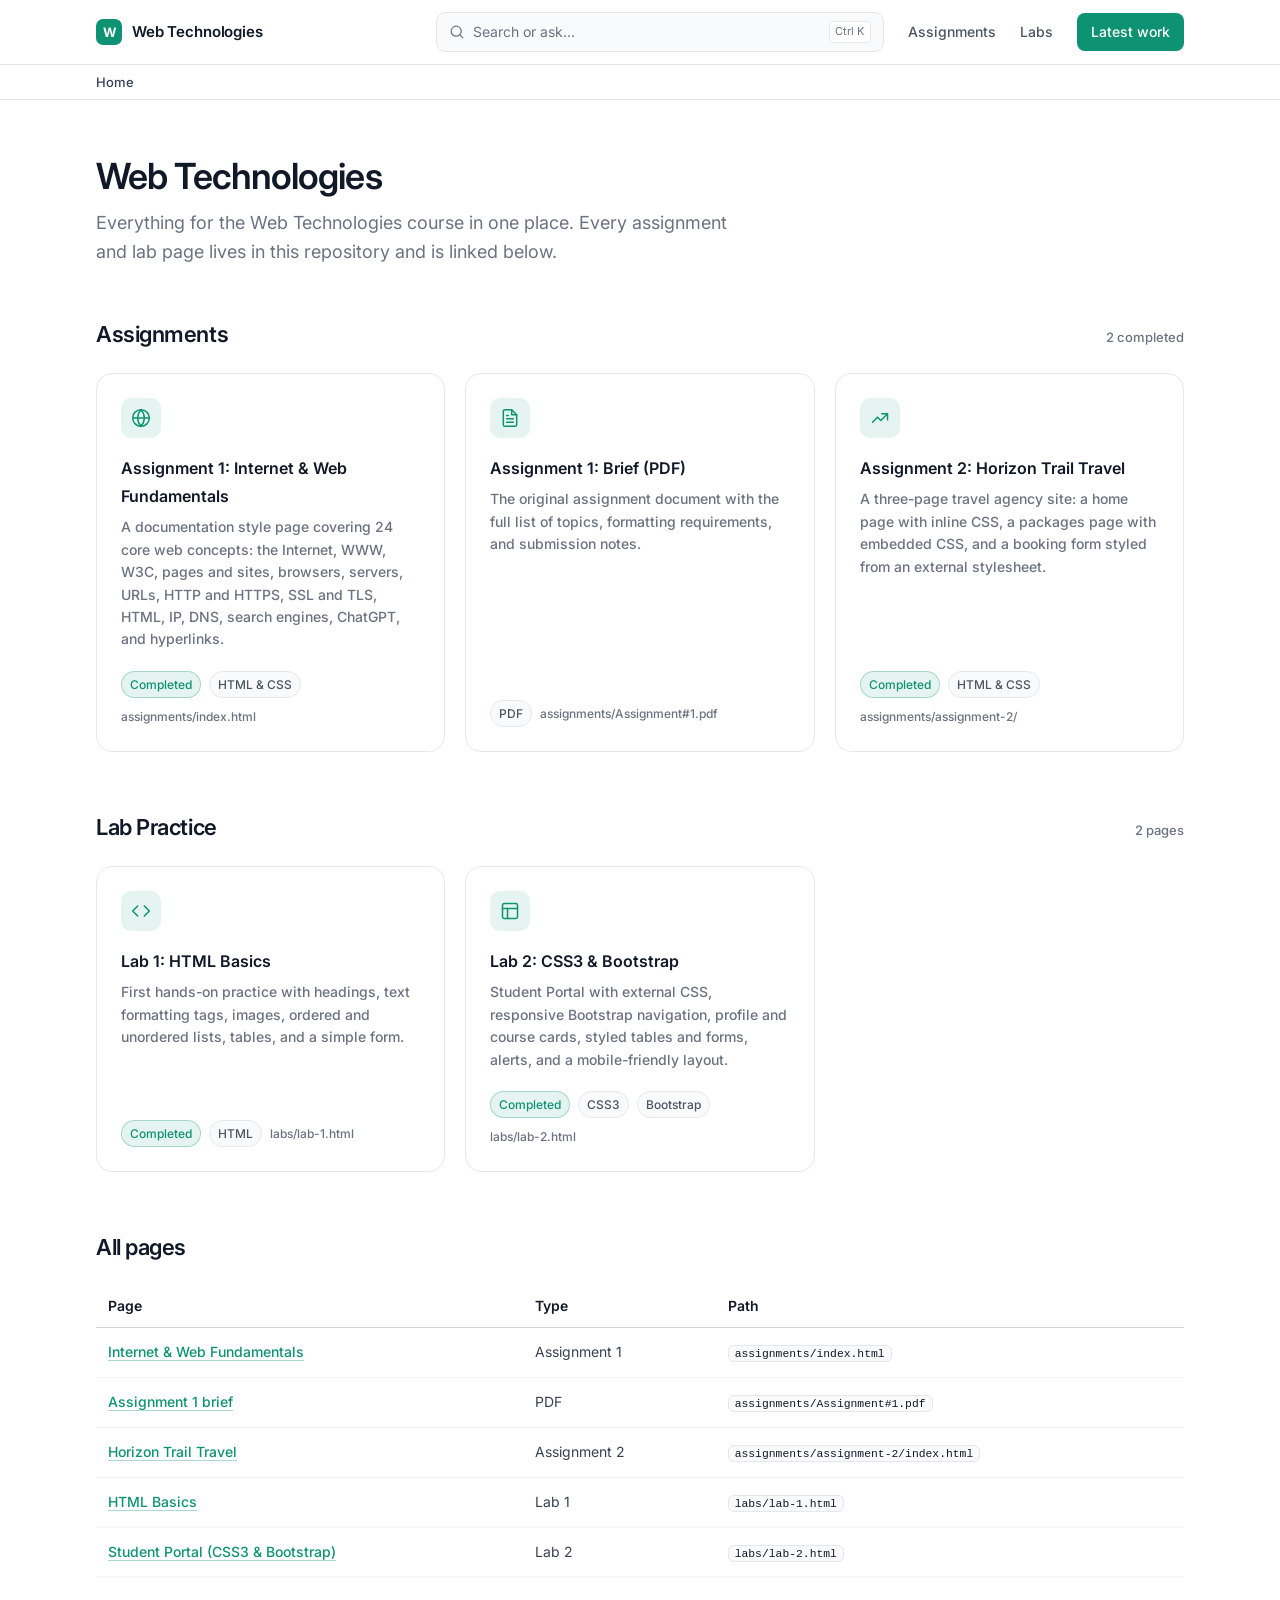
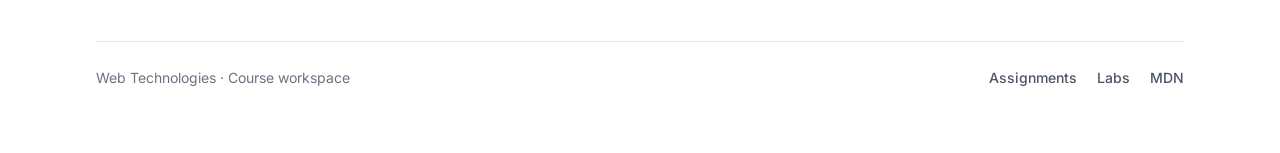
<file: index.html>
<!DOCTYPE html>
<html lang="en">
<head>
    <meta charset="UTF-8">
    <meta name="viewport" content="width=device-width, initial-scale=1.0">
    <title>Web Technologies | Assignments &amp; Labs</title>
    <link rel="preconnect" href="https://fonts.googleapis.com">
    <link rel="preconnect" href="https://fonts.gstatic.com" crossorigin>
    <link href="https://fonts.googleapis.com/css2?family=Inter:wght@400;500;600;700&display=swap" rel="stylesheet">
    <style>
        :root {
            --primary: #0d9373;
            --primary-dark: #0b7d62;
            --primary-bg: rgba(13, 147, 115, 0.1);
            --gray-50: #f9fafb;
            --gray-100: #f3f4f6;
            --gray-200: #e5e7eb;
            --gray-300: #d1d5db;
            --gray-400: #9ca3af;
            --gray-500: #6b7280;
            --gray-600: #4b5563;
            --gray-700: #374151;
            --gray-900: #111827;
            --nav-h: 64px;
            --crumb-h: 36px;
            --header-h: calc(var(--nav-h) + var(--crumb-h));
            --font: "Inter", ui-sans-serif, system-ui, -apple-system, "Segoe UI", sans-serif;
            --mono: ui-monospace, "SF Mono", Menlo, Consolas, monospace;
        }

        *, *::before, *::after { box-sizing: border-box; }

        body {
            margin: 0;
            font-family: var(--font);
            font-size: 16px;
            line-height: 1.75;
            color: var(--gray-700);
            background: #ffffff;
            -webkit-font-smoothing: antialiased;
        }

        a {
            color: var(--primary);
            font-weight: 500;
            text-decoration: underline;
            text-decoration-color: rgba(13, 147, 115, 0.35);
            text-underline-offset: 3px;
        }

        a:hover { text-decoration-color: var(--primary); }

        .navbar {
            position: sticky;
            top: 0;
            z-index: 40;
            height: var(--header-h);
            background: rgba(255, 255, 255, 0.92);
            backdrop-filter: blur(8px);
            -webkit-backdrop-filter: blur(8px);
            border-bottom: 1px solid var(--gray-200);
        }

        .navbar-inner {
            max-width: 72rem;
            height: var(--nav-h);
            margin: 0 auto;
            padding: 0 2rem;
            display: flex;
            align-items: center;
            gap: 1.5rem;
        }

        .navbar-crumbs {
            height: var(--crumb-h);
            border-top: 1px solid var(--gray-200);
        }

        .navbar-crumbs-inner {
            max-width: 72rem;
            height: 100%;
            margin: 0 auto;
            padding: 0 2rem;
            display: flex;
            align-items: center;
        }

        .logo {
            display: flex;
            align-items: center;
            gap: 0.625rem;
            flex-shrink: 0;
            min-width: 0;
            color: var(--gray-900);
            text-decoration: none;
            font-weight: 600;
            font-size: 0.9375rem;
            letter-spacing: -0.01em;
        }

        .logo-mark {
            width: 26px;
            height: 26px;
            border-radius: 7px;
            background: var(--primary);
            color: #fff;
            display: flex;
            align-items: center;
            justify-content: center;
            font-size: 0.8125rem;
            font-weight: 700;
        }

        .search {
            flex: 1 1 8rem;
            min-width: 0;
            max-width: 28rem;
            margin-left: auto;
            height: 2.5rem;
            display: flex;
            align-items: center;
            gap: 0.5rem;
            padding: 0 0.75rem;
            border: 1px solid var(--gray-200);
            border-radius: 0.625rem;
            background: var(--gray-50);
            color: var(--gray-500);
            font: inherit;
            font-size: 0.875rem;
            text-align: left;
            cursor: pointer;
            appearance: none;
            -webkit-appearance: none;
        }

        .search:hover {
            border-color: var(--gray-300);
            background: #fff;
        }

        .search kbd {
            margin-left: auto;
            font-family: var(--font);
            font-size: 0.6875rem;
            color: var(--gray-500);
            border: 1px solid var(--gray-200);
            background: #fff;
            border-radius: 0.25rem;
            padding: 0.05rem 0.35rem;
        }

        .nav-toggle {
            display: none;
            flex-shrink: 0;
            width: 2.5rem;
            height: 2.5rem;
            padding: 0;
            border: 1px solid var(--gray-200);
            border-radius: 0.625rem;
            background: var(--gray-50);
            color: var(--gray-700);
            cursor: pointer;
            align-items: center;
            justify-content: center;
        }

        .nav-toggle:hover { background: #fff; border-color: var(--gray-300); }

        .nav-links {
            display: flex;
            align-items: center;
            gap: 1.5rem;
        }

        .nav-links a {
            font-size: 0.875rem;
            font-weight: 500;
            color: var(--gray-600);
            text-decoration: none;
        }

        .nav-links a:hover { color: var(--gray-900); }

        .nav-links .btn {
            background: var(--primary);
            color: #fff;
            padding: 0.4375rem 0.875rem;
            border-radius: 0.5rem;
        }

        .nav-links .btn:hover {
            background: var(--primary-dark);
            color: #fff;
        }

        .page {
            max-width: 72rem;
            margin: 0 auto;
            padding: 3.5rem 2rem 4rem;
        }

        .breadcrumbs {
            min-width: 0;
            overflow-x: auto;
            -webkit-overflow-scrolling: touch;
        }

        .breadcrumbs ol {
            display: flex;
            flex-wrap: nowrap;
            align-items: center;
            gap: 0.5rem;
            list-style: none;
            margin: 0;
            padding: 0;
            font-size: 0.8125rem;
            color: var(--gray-500);
        }

        .breadcrumbs li {
            display: flex;
            align-items: center;
            gap: 0.5rem;
            margin: 0;
            white-space: nowrap;
        }

        .breadcrumbs li + li::before {
            content: "";
            width: 0.35rem;
            height: 0.35rem;
            border-right: 1.5px solid var(--gray-400);
            border-top: 1.5px solid var(--gray-400);
            transform: rotate(45deg);
        }

        .breadcrumbs a {
            color: var(--gray-500);
            font-weight: 500;
            text-decoration: none;
        }

        .breadcrumbs a:hover { color: var(--primary); }

        .breadcrumbs [aria-current="page"] {
            color: var(--gray-700);
            font-weight: 500;
        }

        h1 {
            font-size: 2.25rem;
            font-weight: 600;
            letter-spacing: -0.025em;
            line-height: 1.15;
            color: var(--gray-900);
            margin: 0 0 0.75rem;
        }

        .description {
            font-size: 1.125rem;
            line-height: 1.6;
            color: var(--gray-500);
            max-width: 40rem;
            margin: 0 0 3rem;
        }

        section { margin-bottom: 3.5rem; }

        .section-head {
            display: flex;
            align-items: baseline;
            justify-content: space-between;
            gap: 1rem;
            margin-bottom: 1.25rem;
        }

        h2 {
            font-size: 1.375rem;
            font-weight: 600;
            letter-spacing: -0.02em;
            color: var(--gray-900);
            margin: 0;
        }

        .count {
            font-size: 0.8125rem;
            font-weight: 500;
            color: var(--gray-500);
        }

        .cards {
            display: grid;
            grid-template-columns: repeat(auto-fill, minmax(min(100%, 260px), 1fr));
            gap: 1.25rem;
        }

        .card {
            display: flex;
            flex-direction: column;
            padding: 1.5rem;
            border: 1px solid var(--gray-200);
            border-radius: 1rem;
            background: #fff;
            color: inherit;
            text-decoration: none;
            transition: border-color 0.15s ease, box-shadow 0.15s ease;
        }

        .card:hover {
            border-color: var(--primary);
            box-shadow: 0 0 0 1px var(--primary);
        }

        .card-icon {
            width: 2.5rem;
            height: 2.5rem;
            border-radius: 0.625rem;
            background: var(--primary-bg);
            color: var(--primary);
            display: flex;
            align-items: center;
            justify-content: center;
            margin-bottom: 1rem;
        }

        .card-icon svg { width: 1.25rem; height: 1.25rem; }

        .card-title {
            font-size: 1rem;
            font-weight: 600;
            color: var(--gray-900);
            margin: 0 0 0.375rem;
        }

        .card-text {
            font-size: 0.875rem;
            line-height: 1.6;
            color: var(--gray-500);
            margin: 0 0 1.25rem;
        }

        .card-meta {
            margin-top: auto;
            display: flex;
            align-items: center;
            gap: 0.5rem;
            flex-wrap: wrap;
            font-size: 0.75rem;
            color: var(--gray-500);
        }

        .tag {
            display: inline-flex;
            align-items: center;
            padding: 0.125rem 0.5rem;
            border-radius: 999px;
            border: 1px solid var(--gray-200);
            background: var(--gray-50);
            font-weight: 500;
            color: var(--gray-600);
        }

        .tag.done {
            border-color: rgba(13, 147, 115, 0.3);
            background: var(--primary-bg);
            color: var(--primary);
        }

        .card.placeholder {
            border-style: dashed;
            background: var(--gray-50);
        }

        .card.placeholder:hover {
            border-color: var(--gray-300);
            box-shadow: none;
        }

        .card.placeholder .card-icon {
            background: var(--gray-100);
            color: var(--gray-400);
        }

        .table-scroll {
            width: 100%;
            overflow-x: auto;
            -webkit-overflow-scrolling: touch;
        }

        table {
            width: 100%;
            border-collapse: collapse;
            font-size: 0.875rem;
        }

        th {
            text-align: left;
            font-weight: 600;
            color: var(--gray-900);
            padding: 0.5rem 0.75rem;
            border-bottom: 1px solid var(--gray-300);
        }

        td {
            padding: 0.75rem 0.75rem;
            border-bottom: 1px solid var(--gray-100);
            vertical-align: top;
        }

        code {
            font-family: var(--mono);
            font-size: 0.8125em;
            font-weight: 500;
            color: var(--gray-900);
            background: var(--gray-50);
            border: 1px solid var(--gray-200);
            border-radius: 0.375rem;
            padding: 0.1rem 0.375rem;
            overflow-wrap: anywhere;
        }

        .page-footer {
            margin-top: 4rem;
            padding-top: 1.5rem;
            border-top: 1px solid var(--gray-200);
            display: flex;
            justify-content: space-between;
            flex-wrap: wrap;
            gap: 0.75rem;
            font-size: 0.875rem;
            color: var(--gray-500);
        }

        .page-footer .links { display: flex; gap: 1.25rem; }

        .page-footer a {
            color: var(--gray-600);
            text-decoration: none;
        }

        .page-footer a:hover { color: var(--primary); }

        @media (max-width: 900px) {
            .navbar-inner,
            .navbar-crumbs-inner,
            .page { padding-left: 1.25rem; padding-right: 1.25rem; }

            .search span, .search kbd { display: none; }
            .search {
                flex: 0 0 2.5rem;
                max-width: 2.5rem;
                padding: 0;
                justify-content: center;
            }

            .nav-toggle { display: flex; }
            .nav-links {
                display: none;
                position: absolute;
                top: 100%;
                left: 0;
                right: 0;
                margin: 0;
                padding: 0.75rem 1.25rem 1rem;
                flex-direction: column;
                align-items: stretch;
                gap: 0.25rem;
                background: #fff;
                border-bottom: 1px solid var(--gray-200);
                box-shadow: 0 16px 32px rgba(17, 24, 39, 0.08);
            }
            .nav-links.is-open { display: flex; }
            .nav-links a { padding: 0.75rem 0.75rem; border-radius: 0.5rem; }
            .nav-links .btn { text-align: center; }

            h1 { font-size: 1.875rem; }
            .description { font-size: 1rem; }
        }

        @media (max-width: 600px) {
            .navbar-inner,
            .navbar-crumbs-inner,
            .page { padding-left: 1rem; padding-right: 1rem; }

            .page { padding-top: 2rem; padding-bottom: 3rem; }
            h1 { font-size: 1.625rem; }
            .page-footer { flex-direction: column; }
        }

        @media (max-width: 420px) {
            .logo-text { display: none; }
        }
    </style>
</head>
<body>

    <header class="navbar">
        <div class="navbar-inner">
            <a href="./" class="logo"><span class="logo-mark">W</span><span class="logo-text">Web Technologies</span></a>
            <button type="button" class="search" aria-label="Search">
                <svg width="16" height="16" viewBox="0 0 20 20" fill="currentColor" aria-hidden="true"><path fill-rule="evenodd" d="M9 3.5a5.5 5.5 0 1 0 0 11 5.5 5.5 0 0 0 0-11ZM2 9a7 7 0 1 1 12.452 4.391l3.328 3.329a.75.75 0 1 1-1.06 1.06l-3.329-3.328A7 7 0 0 1 2 9Z" clip-rule="evenodd"/></svg>
                <span>Search or ask...</span>
                <kbd>&#8984; K</kbd>
            </button>
            <button type="button" class="nav-toggle" aria-label="Open menu" aria-expanded="false" aria-controls="site-nav">
                <svg width="20" height="20" viewBox="0 0 20 20" fill="none" stroke="currentColor" stroke-width="1.7" stroke-linecap="round" aria-hidden="true"><path d="M3.5 6h13M3.5 10h13M3.5 14h13"/></svg>
            </button>
            <nav class="nav-links" id="site-nav">
                <a href="#assignments">Assignments</a>
                <a href="#labs">Labs</a>
                <a class="btn" href="assignments/index.html">Latest work</a>
            </nav>
        </div>
        <div class="navbar-crumbs">
            <div class="navbar-crumbs-inner">
                <nav class="breadcrumbs" aria-label="Breadcrumb">
                    <ol>
                        <li><span aria-current="page">Home</span></li>
                    </ol>
                </nav>
            </div>
        </div>
    </header>

    <main class="page">

        <h1>Web Technologies</h1>
        <p class="description">
            Everything for the Web Technologies course in one place. Every assignment and lab
            page lives in this repository and is linked below.
        </p>

        <section id="assignments">
            <div class="section-head">
                <h2>Assignments</h2>
                <span class="count">2 completed</span>
            </div>
            <div class="cards">
                <a class="card" href="assignments/index.html">
                    <div class="card-icon">
                        <svg viewBox="0 0 24 24" fill="none" stroke="currentColor" stroke-width="1.8" stroke-linecap="round" stroke-linejoin="round"><circle cx="12" cy="12" r="10"/><path d="M2 12h20"/><path d="M12 2a15.3 15.3 0 0 1 4 10 15.3 15.3 0 0 1-4 10 15.3 15.3 0 0 1-4-10 15.3 15.3 0 0 1 4-10z"/></svg>
                    </div>
                    <h3 class="card-title">Assignment 1: Internet &amp; Web Fundamentals</h3>
                    <p class="card-text">
                        A documentation style page covering 24 core web concepts: the Internet, WWW, W3C,
                        pages and sites, browsers, servers, URLs, HTTP and HTTPS, SSL and TLS, HTML, IP, DNS,
                        search engines, ChatGPT, and hyperlinks.
                    </p>
                    <div class="card-meta">
                        <span class="tag done">Completed</span>
                        <span class="tag">HTML &amp; CSS</span>
                        <span>assignments/index.html</span>
                    </div>
                </a>

                <a class="card" href="assignments/Assignment%231.pdf" target="_blank">
                    <div class="card-icon">
                        <svg viewBox="0 0 24 24" fill="none" stroke="currentColor" stroke-width="1.8" stroke-linecap="round" stroke-linejoin="round"><path d="M14 2H6a2 2 0 0 0-2 2v16a2 2 0 0 0 2 2h12a2 2 0 0 0 2-2V8z"/><path d="M14 2v6h6"/><path d="M16 13H8"/><path d="M16 17H8"/><path d="M10 9H8"/></svg>
                    </div>
                    <h3 class="card-title">Assignment 1: Brief (PDF)</h3>
                    <p class="card-text">
                        The original assignment document with the full list of topics, formatting requirements,
                        and submission notes.
                    </p>
                    <div class="card-meta">
                        <span class="tag">PDF</span>
                        <span>assignments/Assignment#1.pdf</span>
                    </div>
                </a>

                <a class="card" href="assignments/assignment-2/index.html">
                    <div class="card-icon">
                        <svg viewBox="0 0 24 24" fill="none" stroke="currentColor" stroke-width="1.8" stroke-linecap="round" stroke-linejoin="round"><path d="M3 17l6-6 4 4 8-8"/><path d="M14 7h7v7"/></svg>
                    </div>
                    <h3 class="card-title">Assignment 2: Horizon Trail Travel</h3>
                    <p class="card-text">
                        A three-page travel agency site: a home page with inline CSS, a packages page
                        with embedded CSS, and a booking form styled from an external stylesheet.
                    </p>
                    <div class="card-meta">
                        <span class="tag done">Completed</span>
                        <span class="tag">HTML &amp; CSS</span>
                        <span>assignments/assignment-2/</span>
                    </div>
                </a>
            </div>
        </section>

        <section id="labs">
            <div class="section-head">
                <h2>Lab Practice</h2>
                <span class="count">2 pages</span>
            </div>
            <div class="cards">
                <a class="card" href="labs/lab-1.html">
                    <div class="card-icon">
                        <svg viewBox="0 0 24 24" fill="none" stroke="currentColor" stroke-width="1.8" stroke-linecap="round" stroke-linejoin="round"><path d="m16 18 6-6-6-6"/><path d="m8 6-6 6 6 6"/></svg>
                    </div>
                    <h3 class="card-title">Lab 1: HTML Basics</h3>
                    <p class="card-text">
                        First hands-on practice with headings, text formatting tags, images, ordered and
                        unordered lists, tables, and a simple form.
                    </p>
                    <div class="card-meta">
                        <span class="tag done">Completed</span>
                        <span class="tag">HTML</span>
                        <span>labs/lab-1.html</span>
                    </div>
                </a>

                <a class="card" href="labs/lab-2.html">
                    <div class="card-icon">
                        <svg viewBox="0 0 24 24" fill="none" stroke="currentColor" stroke-width="1.8" stroke-linecap="round" stroke-linejoin="round"><rect x="3" y="3" width="18" height="18" rx="2"/><path d="M3 9h18"/><path d="M9 21V9"/></svg>
                    </div>
                    <h3 class="card-title">Lab 2: CSS3 &amp; Bootstrap</h3>
                    <p class="card-text">
                        Student Portal with external CSS, responsive Bootstrap navigation, profile and course cards,
                        styled tables and forms, alerts, and a mobile-friendly layout.
                    </p>
                    <div class="card-meta">
                        <span class="tag done">Completed</span>
                        <span class="tag">CSS3</span>
                        <span class="tag">Bootstrap</span>
                        <span>labs/lab-2.html</span>
                    </div>
                </a>
            </div>
        </section>

        <section id="index">
            <div class="section-head">
                <h2>All pages</h2>
            </div>
            <div class="table-scroll">
            <table>
                <thead>
                    <tr>
                        <th>Page</th>
                        <th>Type</th>
                        <th>Path</th>
                    </tr>
                </thead>
                <tbody>
                    <tr>
                        <td><a href="assignments/index.html">Internet &amp; Web Fundamentals</a></td>
                        <td>Assignment 1</td>
                        <td><code>assignments/index.html</code></td>
                    </tr>
                    <tr>
                        <td><a href="assignments/Assignment%231.pdf" target="_blank">Assignment 1 brief</a></td>
                        <td>PDF</td>
                        <td><code>assignments/Assignment#1.pdf</code></td>
                    </tr>
                    <tr>
                        <td><a href="assignments/assignment-2/index.html">Horizon Trail Travel</a></td>
                        <td>Assignment 2</td>
                        <td><code>assignments/assignment-2/index.html</code></td>
                    </tr>
                    <tr>
                        <td><a href="labs/lab-1.html">HTML Basics</a></td>
                        <td>Lab 1</td>
                        <td><code>labs/lab-1.html</code></td>
                    </tr>
                    <tr>
                        <td><a href="labs/lab-2.html">Student Portal (CSS3 &amp; Bootstrap)</a></td>
                        <td>Lab 2</td>
                        <td><code>labs/lab-2.html</code></td>
                    </tr>
                </tbody>
            </table>
            </div>
        </section>

        <footer class="page-footer">
            <span>Web Technologies &middot; Course workspace</span>
            <span class="links">
                <a href="#assignments">Assignments</a>
                <a href="#labs">Labs</a>
                <a href="https://developer.mozilla.org/" target="_blank">MDN</a>
            </span>
        </footer>

    </main>

    <script src="search.js"></script>
</body>
</html>
</file>
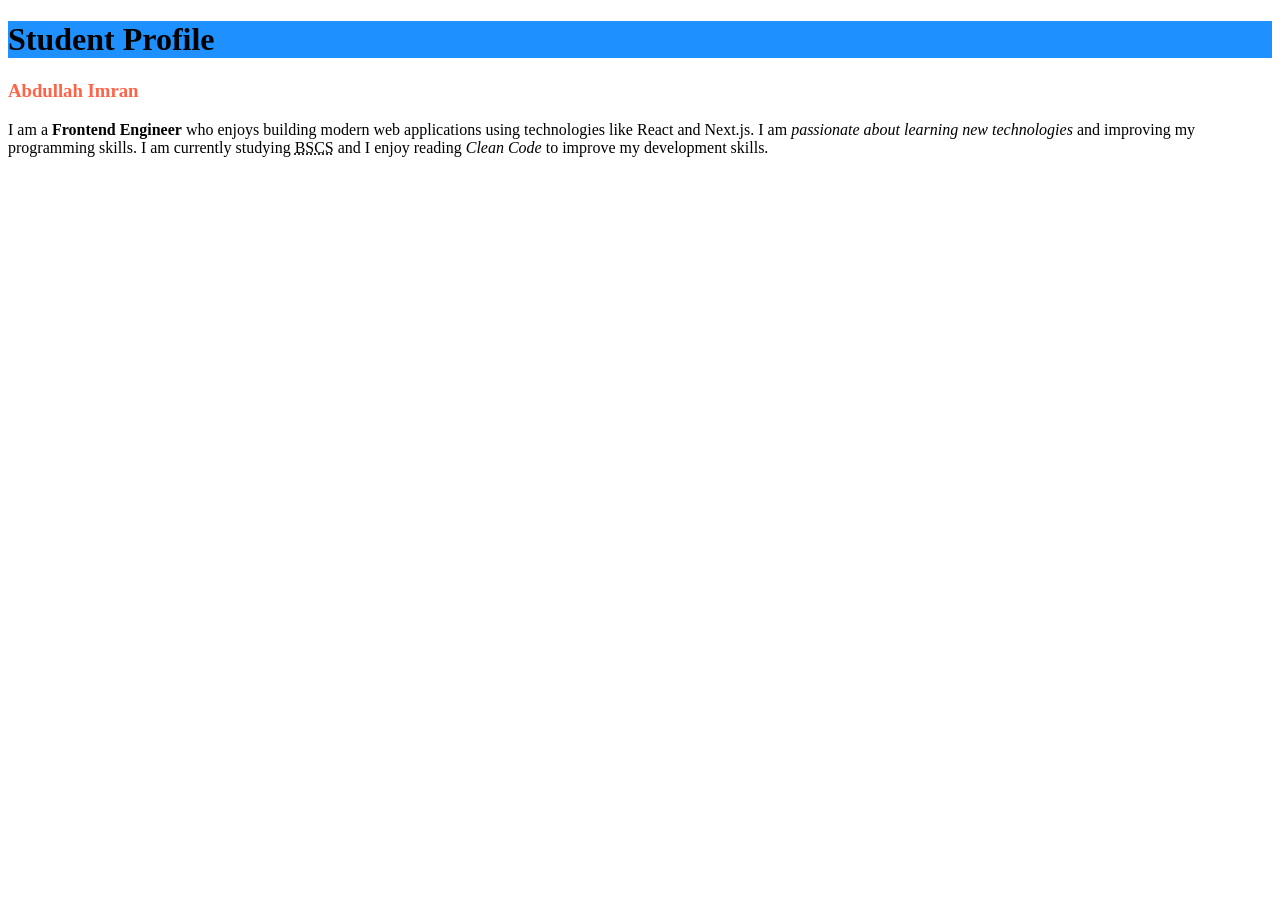
<file: tasks/task-1.html>
<!DOCTYPE html>
<html lang="en">
<head>
    <meta charset="UTF-8">
    <meta name="viewport" content="width=device-width, initial-scale=1.0">
    <title>My Mini Profile Card</title>
</head>

<body>

    <h1 style="background-color: #1e90ff;">
        Student Profile
    </h1>

    <h3 style="color: rgb(255, 99, 71);">
        Abdullah Imran
    </h3>

    <p>
        I am a <b>Frontend Engineer</b> who enjoys building modern web
        applications using technologies like React and Next.js. I am
        <i>passionate about learning new technologies</i> and improving
        my programming skills.
        I am currently studying <abbr title="Bachelor of Science in Computer Science">BSCS</abbr>
        and I enjoy reading <cite>Clean Code</cite> to improve my development skills.
    </p>

</body>
</html>
</file>
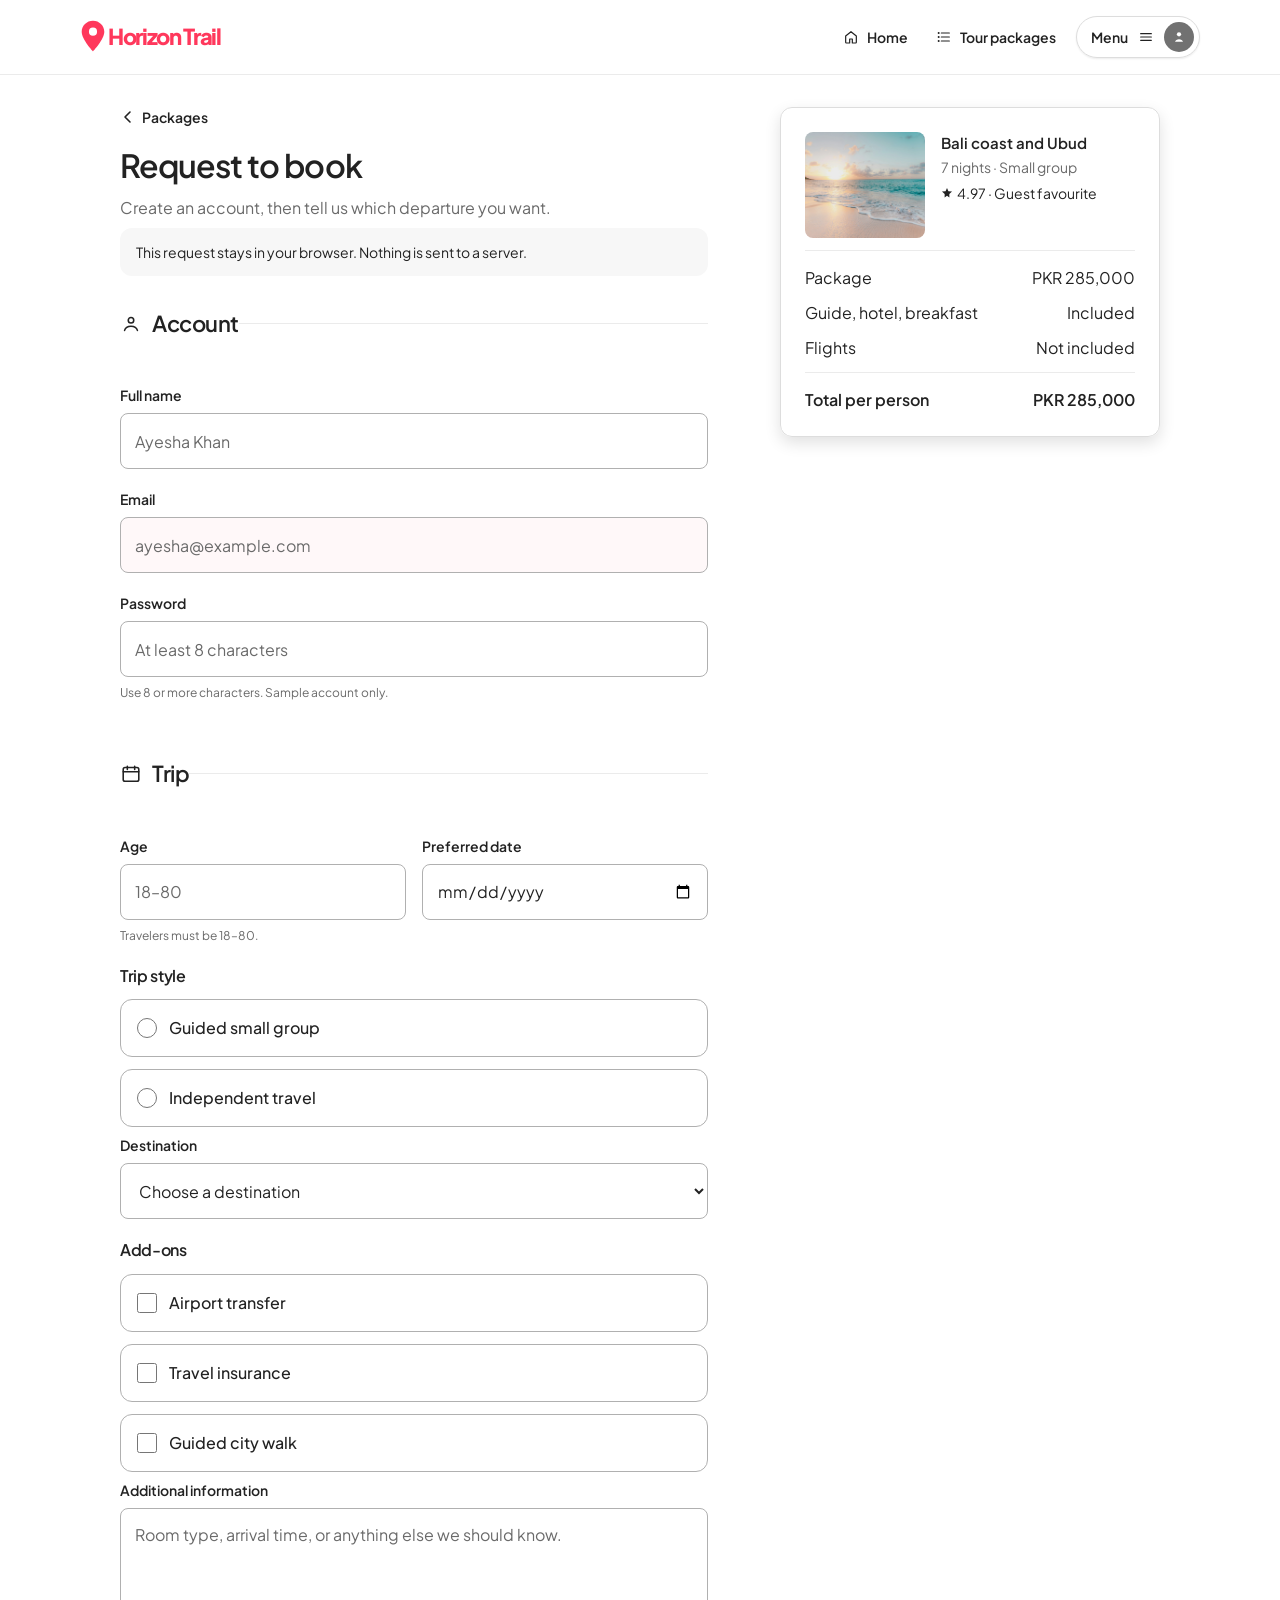
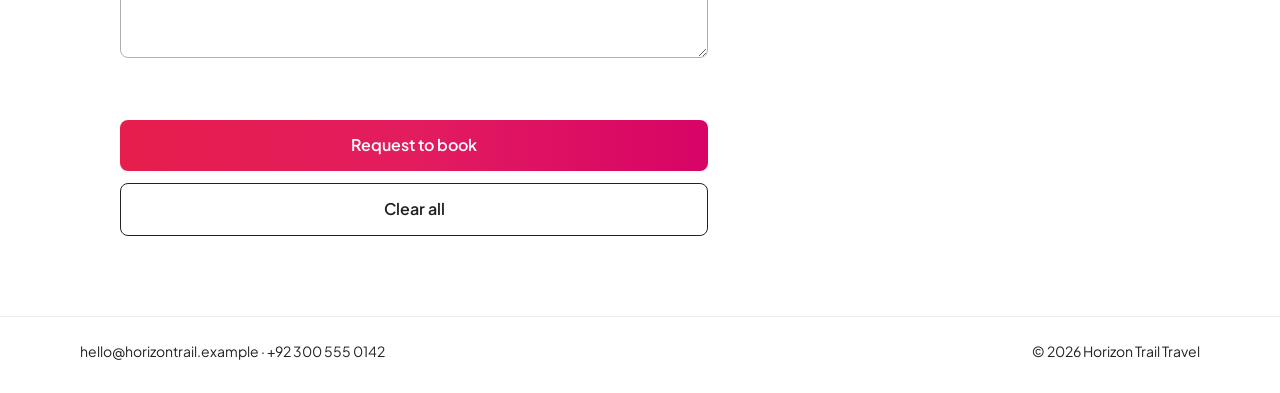
<file: assignments/assignment-2/registration.html>
<!DOCTYPE html>
<html lang="en">
<head>
    <meta charset="UTF-8">
    <meta name="viewport" content="width=device-width, initial-scale=1.0">
    <title>Horizon Trail | Book a Trip</title>
    <link rel="preconnect" href="https://fonts.googleapis.com">
    <link rel="preconnect" href="https://fonts.gstatic.com" crossorigin>
    <link href="https://fonts.googleapis.com/css2?family=Plus+Jakarta+Sans:wght@400;500;600;700;800&display=swap" rel="stylesheet">
    <link rel="stylesheet" href="style.css">
</head>
<body>

    <!-- Site header -->
    <header class="topbar">
        <div class="header-inner">
            <h1><a href="index.html"><svg class="logo-mark" width="26" height="32" viewBox="5 1 22 30" aria-hidden="true"><path fill="#ff385c" d="M16 1.6C10.1 1.6 5.4 6.2 5.4 12c0 7.2 10.6 18.4 10.6 18.4S26.6 19.2 26.6 12C26.6 6.2 21.9 1.6 16 1.6zm0 14.1a3.8 3.8 0 1 1 0-7.6 3.8 3.8 0 0 1 0 7.6z"/></svg><span>Horizon Trail</span></a></h1>
            <nav class="main-nav" aria-label="Main">
                <a href="index.html">
                    <svg width="16" height="16" viewBox="0 0 24 24" aria-hidden="true"><path fill="none" stroke="#222" stroke-width="1.8" stroke-linejoin="round" d="M4 10.5 12 4l8 6.5V20a1 1 0 0 1-1 1h-5v-6H10v6H5a1 1 0 0 1-1-1v-9.5z"/></svg>
                    Home
                </a>
                <a href="information.html">
                    <svg width="16" height="16" viewBox="0 0 24 24" aria-hidden="true"><path fill="none" stroke="#222" stroke-width="1.8" stroke-linecap="round" d="M8 6h12M8 12h12M8 18h12"/><path stroke="#222" stroke-width="3" stroke-linecap="round" d="M4 6h.01M4 12h.01M4 18h.01"/></svg>
                    Tour packages
                </a>
                <details class="nav-menu menu">
                    <summary>
                        Menu
                        <svg width="16" height="16" viewBox="0 0 24 24" aria-hidden="true"><path fill="none" stroke="#222" stroke-width="1.8" stroke-linecap="round" d="M4 7h16M4 12h16M4 17h16"/></svg>
                        <span class="avatar">
                            <svg width="16" height="16" viewBox="0 0 24 24" aria-hidden="true"><circle cx="12" cy="8" r="3.2" fill="#fff"/><path fill="#fff" d="M6 19.2c.8-2.6 3-4 6-4s5.2 1.4 6 4"/></svg>
                        </span>
                    </summary>
                    <div class="panel">
                        <a href="index.html">Home</a>
                        <a href="information.html">Tour packages</a>
                        <a href="registration.html">Book a trip</a>
                    </div>
                </details>
            </nav>
        </div>
    </header>

    <div class="checkout">
        <div>
            <a class="back" href="information.html">
                <svg width="16" height="16" viewBox="0 0 16 16" aria-hidden="true"><path d="M10 3 5 8l5 5" fill="none" stroke="#222" stroke-width="1.6" stroke-linecap="round" stroke-linejoin="round"/></svg>
                Packages
            </a>
            <h2>Request to book</h2>
            <p class="lead">Create an account, then tell us which departure you want.</p>

            <main>
                <p class="notice">This request stays in your browser. Nothing is sent to a server.</p>

                <!-- Booking and account form -->
                <form id="registration-form" action="#" method="post">

                    <fieldset>
                        <legend>
                            <svg width="22" height="22" viewBox="0 0 24 24" aria-hidden="true"><circle cx="12" cy="8" r="3" fill="none" stroke="#222" stroke-width="1.7"/><path d="M5 19c.8-3 3.2-4.5 7-4.5s6.2 1.5 7 4.5" fill="none" stroke="#222" stroke-width="1.7" stroke-linecap="round"/></svg>
                            Account
                        </legend>

                        <div class="field">
                            <label for="full-name">Full name</label>
                            <input type="text" id="full-name" name="full-name" autocomplete="name" placeholder="Ayesha Khan" required>
                        </div>

                        <div class="field">
                            <label for="email">Email</label>
                            <input type="email" id="email" name="email" autocomplete="email" placeholder="ayesha@example.com" required>
                        </div>

                        <div class="field">
                            <label for="password">Password</label>
                            <input type="password" id="password" name="password" autocomplete="new-password" placeholder="At least 8 characters" required minlength="8" aria-describedby="password-hint">
                            <p class="hint" id="password-hint">Use 8 or more characters. Sample account only.</p>
                        </div>
                    </fieldset>

                    <fieldset>
                        <legend>
                            <svg width="22" height="22" viewBox="0 0 24 24" aria-hidden="true"><rect x="3.5" y="5" width="17" height="15" rx="2" fill="none" stroke="#222" stroke-width="1.7"/><path d="M3.5 9.5h17M8 3.5V7M16 3.5V7" fill="none" stroke="#222" stroke-width="1.7" stroke-linecap="round"/></svg>
                            Trip
                        </legend>

                        <div class="split">
                            <div class="field">
                                <label for="age">Age</label>
                                <input type="number" id="age" name="age" min="18" max="80" placeholder="18–80" aria-describedby="age-hint">
                                <p class="hint" id="age-hint">Travelers must be 18–80.</p>
                            </div>

                            <div class="field">
                                <label for="preferred-date">Preferred date</label>
                                <input type="date" id="preferred-date" name="preferred-date">
                            </div>
                        </div>

                        <fieldset>
                            <legend>Trip style</legend>
                            <div class="choices">
                                <label class="choice" for="style-guided">
                                    <input type="radio" id="style-guided" name="trip-style" value="guided">
                                    Guided small group
                                </label>
                                <label class="choice" for="style-independent">
                                    <input type="radio" id="style-independent" name="trip-style" value="independent">
                                    Independent travel
                                </label>
                            </div>
                        </fieldset>

                        <div class="field">
                            <label for="destination">Destination</label>
                            <select id="destination" name="destination" required>
                                <option value="">Choose a destination</option>
                                <option value="hunza">Hunza Valley</option>
                                <option value="istanbul">Istanbul</option>
                                <option value="bali">Bali</option>
                                <option value="rome">Rome</option>
                            </select>
                        </div>

                        <fieldset>
                            <legend>Add-ons</legend>
                            <div class="choices">
                                <label class="choice" for="addon-transfer">
                                    <input type="checkbox" id="addon-transfer" name="airport-transfer" value="yes">
                                    Airport transfer
                                </label>
                                <label class="choice" for="addon-insurance">
                                    <input type="checkbox" id="addon-insurance" name="travel-insurance" value="yes">
                                    Travel insurance
                                </label>
                                <label class="choice" for="addon-walk">
                                    <input type="checkbox" id="addon-walk" name="guided-walk" value="yes">
                                    Guided city walk
                                </label>
                            </div>
                        </fieldset>

                        <div class="field">
                            <label for="comments">Additional information</label>
                            <textarea id="comments" name="comments" rows="5" maxlength="300" placeholder="Room type, arrival time, or anything else we should know."></textarea>
                        </div>
                    </fieldset>

                    <div class="actions">
                        <button type="submit">Request to book</button>
                        <button type="reset">Clear all</button>
                    </div>
                </form>
            </main>
        </div>

        <aside class="summary" aria-label="Price details">
            <img src="media/coast.jpg" alt="Turquoise water and pale sand along a tropical beach" width="240" height="212">
            <h3>Bali coast and Ubud</h3>
            <p class="meta">7 nights · Small group</p>
            <p class="rating">
                <svg width="12" height="12" viewBox="0 0 16 16" aria-hidden="true"><path fill="#222" d="M8 1.2 9.9 5.6l4.8.5-3.6 3.1.1 4.8L8 11.6 4.8 14l.1-4.8L1.3 6.1l4.8-.5L8 1.2z"/></svg>
                4.97 · Guest favourite
            </p>
            <div class="rows">
                <p class="row"><span>Package</span><span>PKR 285,000</span></p>
                <p class="row"><span>Guide, hotel, breakfast</span><span>Included</span></p>
                <p class="row"><span>Flights</span><span>Not included</span></p>
                <p class="total"><span>Total per person</span><span>PKR 285,000</span></p>
            </div>
        </aside>
    </div>

    <footer class="site-footer">
        <div class="footer-inner">
            <p>hello@horizontrail.example · +92 300 555 0142</p>
            <p>© 2026 Horizon Trail Travel</p>
        </div>
    </footer>

    <script>
        document.querySelectorAll("details.menu").forEach(function (menu) {
            menu.addEventListener("toggle", function () {
                if (!menu.open) return;
                document.querySelectorAll("details.menu").forEach(function (other) {
                    if (other !== menu) other.open = false;
                });
            });
        });
        document.addEventListener("click", function (event) {
            document.querySelectorAll("details.menu").forEach(function (menu) {
                if (!menu.contains(event.target)) menu.open = false;
            });
        });
    </script>

</body>
</html>
</file>
<file: assignments/assignment-2/style.css>
/* Element selector */
label {
    display: block;
    margin-bottom: 8px;
    color: #222222;
    font-size: 14px;
    font-weight: 600;
}

/* Class selector */
.notice {
    margin: 0 0 28px;
    padding: 14px 16px;
    background-color: #f7f7f7;
    border-radius: 12px;
    color: #222222;
    font-size: 14px;
    line-height: 1.45;
}

/* ID selector */
#registration-form {
    padding-top: 4px;
}

#registration-form .field {
    margin-bottom: 20px;
}

body {
    margin: 0;
    font-family: "Plus Jakarta Sans", -apple-system, BlinkMacSystemFont, "Segoe UI", sans-serif;
    font-size: 16px;
    line-height: 1.43;
    background-color: #ffffff;
    color: #222222;
    -webkit-font-smoothing: antialiased;
}

.topbar {
    position: sticky;
    top: 0;
    z-index: 20;
    background: #ffffff;
    border-bottom: 1px solid #ebebeb;
}

.header-inner {
    display: flex;
    align-items: center;
    justify-content: space-between;
    gap: 16px;
    max-width: 1120px;
    margin: 0 auto;
    padding: 16px 40px;
}

.topbar h1 {
    margin: 0;
    font-size: 22px;
    font-weight: 800;
    letter-spacing: -0.06em;
    line-height: 1;
}

.topbar h1 a {
    display: inline-flex;
    align-items: center;
    gap: 2px;
    color: #ff385c;
    text-decoration: none;
}

.logo-mark {
    display: block;
    flex: 0 0 auto;
}

.main-nav {
    display: flex;
    align-items: center;
    gap: 4px;
}

.main-nav a {
    display: inline-flex;
    align-items: center;
    gap: 8px;
    padding: 10px 12px;
    border-radius: 22px;
    color: #222222;
    font-size: 14px;
    font-weight: 600;
    text-decoration: none;
    transition: background-color 0.2s ease, color 0.2s ease;
}

.main-nav a:hover {
    background-color: #f7f7f7;
}

.main-nav a.is-current {
    background-color: #f7f7f7;
}

.nav-menu {
    position: relative;
    margin-left: 4px;
}

.nav-menu summary {
    list-style: none;
    cursor: pointer;
    display: inline-flex;
    align-items: center;
    gap: 10px;
    padding: 5px 5px 5px 14px;
    border: 1px solid #dddddd;
    border-radius: 24px;
    color: #222222;
    font-size: 14px;
    font-weight: 600;
    box-shadow: 0 1px 2px rgba(0, 0, 0, 0.08);
    transition: box-shadow 0.2s ease, background-color 0.2s ease;
}

.nav-menu summary::-webkit-details-marker {
    display: none;
}

.nav-menu summary:hover {
    box-shadow: 0 4px 12px rgba(0, 0, 0, 0.14);
    background-color: #f7f7f7;
}

.nav-menu[open] .panel {
    animation: menu-in 0.2s ease;
}

.nav-menu .panel {
    position: absolute;
    top: calc(100% + 10px);
    right: 0;
    z-index: 50;
    width: 230px;
    padding: 8px;
    background: #ffffff;
    border: 1px solid #ebebeb;
    border-radius: 16px;
    box-shadow: 0 4px 16px rgba(0, 0, 0, 0.16);
}

.nav-menu .panel a {
    display: block;
    padding: 12px 14px;
    border-radius: 10px;
    color: #222222;
    font-size: 14px;
    font-weight: 600;
    text-decoration: none;
    transition: background-color 0.18s ease;
}

.nav-menu .panel a:hover {
    background: #f7f7f7;
    color: #222222;
}

.avatar {
    width: 30px;
    height: 30px;
    border-radius: 50%;
    background-color: #717171;
    display: inline-flex;
    align-items: center;
    justify-content: center;
}

.checkout {
    max-width: 1120px;
    margin: 0 auto;
    padding: 32px 40px 80px;
    display: grid;
    grid-template-columns: minmax(0, 1fr) 380px;
    gap: 72px;
    align-items: start;
    box-sizing: border-box;
}

.back {
    display: inline-flex;
    align-items: center;
    gap: 6px;
    margin-bottom: 16px;
    color: #222222;
    font-size: 14px;
    font-weight: 600;
    text-decoration: none;
}

.back {
    transition: gap 0.2s ease;
}

.back:hover {
    text-decoration: underline;
    text-underline-offset: 3px;
    gap: 10px;
}

.checkout h2 {
    margin: 0 0 8px;
    font-size: 32px;
    font-weight: 600;
    letter-spacing: -0.03em;
}

.lead {
    margin: 0 0 8px;
    color: #6a6a6a;
    font-size: 16px;
}

fieldset {
    border: 0;
    margin: 0 0 8px;
    padding: 28px 0;
    border-top: 1px solid #ebebeb;
}

fieldset fieldset {
    border: 0;
    margin: 0 0 8px;
    padding: 0;
}

fieldset fieldset legend {
    font-size: 16px;
    margin-bottom: 12px;
}

legend {
    display: flex;
    align-items: center;
    gap: 10px;
    padding: 0;
    margin-bottom: 18px;
    font-size: 22px;
    font-weight: 600;
    letter-spacing: -0.02em;
    color: #222222;
}

.field {
    margin-bottom: 16px;
}

.split {
    display: grid;
    grid-template-columns: 1fr 1fr;
    gap: 16px;
}

.hint {
    margin: 8px 0 0;
    color: #6a6a6a;
    font-size: 12px;
    line-height: 1.4;
}

input,
select,
textarea {
    width: 100%;
    box-sizing: border-box;
    height: 56px;
    margin: 0;
    padding: 0 14px;
    font: inherit;
    font-size: 16px;
    line-height: 1.2;
    color: #222222;
    background: #ffffff;
    border: 1px solid #b0b0b0;
    border-radius: 8px;
    transition: border-color 0.2s ease, box-shadow 0.2s ease, background-color 0.2s ease;
}

textarea {
    height: auto;
    min-height: 140px;
    padding: 14px;
    line-height: 1.5;
    resize: vertical;
}

input::placeholder,
textarea::placeholder {
    color: #6a6a6a;
}

input:focus,
select:focus,
textarea:focus {
    outline: none;
    border: 2px solid #222222;
    padding: 0 13px;
}

textarea:focus {
    padding: 13px;
}

/* Attribute selector */
input[type="email"] {
    background-color: #fff8f9;
}

.choices {
    display: grid;
    gap: 12px;
}

.choice {
    display: flex;
    align-items: center;
    gap: 12px;
    min-height: 56px;
    margin: 0;
    padding: 0 16px;
    border: 1px solid #b0b0b0;
    border-radius: 12px;
    font-size: 16px;
    font-weight: 500;
    color: #222222;
    cursor: pointer;
    transition: border-color 0.2s ease, background-color 0.2s ease, transform 0.2s ease;
}

.choice:hover {
    border-color: #222222;
    background-color: #fafafa;
}

.choice:has(input:checked) {
    border: 2px solid #222222;
    padding: 0 15px;
}

.choice input {
    width: 20px;
    height: 20px;
    min-height: 0;
    margin: 0;
    padding: 0;
    accent-color: #222222;
    border: 0;
    background: transparent;
}

.choice input:focus,
.choice input:focus-visible {
    outline: none;
    outline-offset: 0;
    box-shadow: none;
    border: 0;
    padding: 0;
}

.actions {
    display: grid;
    gap: 12px;
    margin-top: 8px;
}

button {
    min-height: 48px;
    padding: 14px 24px;
    border-radius: 8px;
    font: inherit;
    font-size: 16px;
    font-weight: 600;
    cursor: pointer;
    transition: background-color 0.2s ease, filter 0.2s ease, transform 0.2s ease, border-color 0.2s ease;
}

button[type="submit"] {
    border: 0;
    color: #ffffff;
    background: linear-gradient(to right, #e61e4d 0%, #e31c5f 50%, #d70466 100%);
}

button[type="reset"] {
    background: #ffffff;
    color: #222222;
    border: 1px solid #222222;
}

button[type="submit"]:hover {
    filter: brightness(1.06);
    transform: translateY(-1px);
}

button[type="submit"]:active,
button[type="reset"]:active {
    transform: translateY(0);
}

button[type="reset"]:hover {
    background: #f7f7f7;
}

.summary {
    position: sticky;
    top: 96px;
    padding: 24px;
    border: 1px solid #dddddd;
    border-radius: 12px;
    box-shadow: rgba(0, 0, 0, 0.12) 0px 6px 16px;
}

.summary img {
    width: 120px;
    height: 106px;
    object-fit: cover;
    transition: transform 0.4s ease;
    border-radius: 8px;
    float: left;
    margin: 0 16px 12px 0;
}

.summary h3 {
    margin: 0 0 4px;
    font-size: 15px;
    font-weight: 600;
}

.summary .meta {
    margin: 0;
    font-size: 14px;
    color: #6a6a6a;
}

.summary .rating {
    display: flex;
    align-items: center;
    gap: 4px;
    margin: 6px 0 0;
    font-size: 14px;
    color: #222222;
}

.summary .rows {
    clear: both;
    margin: 16px 0 0;
    padding: 16px 0 0;
    border-top: 1px solid #ebebeb;
}

.summary .row {
    display: flex;
    justify-content: space-between;
    gap: 12px;
    margin: 0 0 12px;
    font-size: 16px;
    color: #222222;
}

.summary .total {
    display: flex;
    justify-content: space-between;
    margin: 0;
    padding-top: 16px;
    border-top: 1px solid #ebebeb;
    font-size: 16px;
    font-weight: 600;
}

.site-footer {
    border-top: 1px solid #ebebeb;
    padding: 24px 40px 32px;
    font-size: 14px;
    color: #222222;
}

.footer-inner {
    display: flex;
    justify-content: space-between;
    flex-wrap: wrap;
    gap: 8px 24px;
    max-width: 1120px;
    margin: 0 auto;
}

.site-footer p {
    margin: 0;
}

.summary:hover img {
    transform: scale(1.04);
}

@keyframes menu-in {
    from { opacity: 0; transform: translateY(-8px); }
    to { opacity: 1; transform: translateY(0); }
}

@media (max-width: 900px) {
    .header-inner,
    .checkout,
    .site-footer {
        padding-left: 20px;
        padding-right: 20px;
    }

    .checkout {
        grid-template-columns: 1fr;
        gap: 32px;
    }

    .summary {
        position: static;
        order: -1;
    }

    .split {
        grid-template-columns: 1fr;
    }
}
</file>
